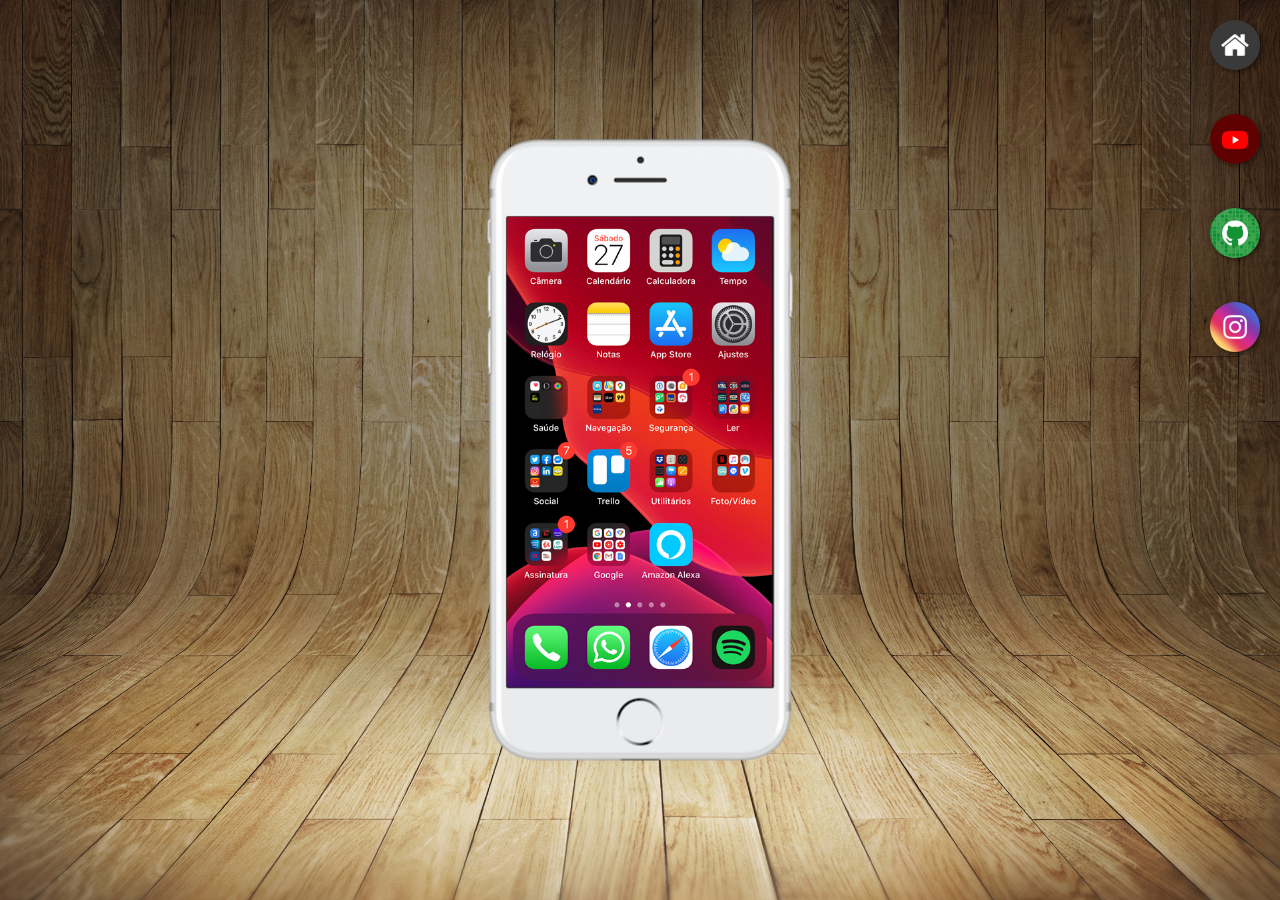
<file: index.html>
<!DOCTYPE html>
<html lang="pt-br">
<head>
    <meta charset="UTF-8">
    <meta name="viewport" content="width=device-width, initial-scale=1.0">
    <link rel="shortcut icon" href="favicon.ico" type="image/x-icon">
    <link rel="stylesheet" href="estilos/style.css">
    <title>Projeto Redes Sociais</title>
</head>
<body>
    <main>
        <section id="telefone">
            <iframe src="home.html" name="tela" id="tela" frameborder="0">
                Seu nagavegador não é compatível
            </iframe>
        </section>
        <section id="redes-sociais">
            <a href="home.html" target="tela"><img src="imagens/logo-home.jpg" alt="Home"></a><br>
            <a href="youtube.html" target="tela"><img src="imagens/logo-youtube.jpg" alt="YouTube"></a><br>
            <a href="github.html" target="tela"><img src="imagens/logo-github.jpg" alt="GitHub"></a><br>
            <a href="instagram.html" target="tela"><img src="imagens/logo-instagram.jpg" alt=""></a><br>
        </section>
    </main>
</body>
</html>
</file>
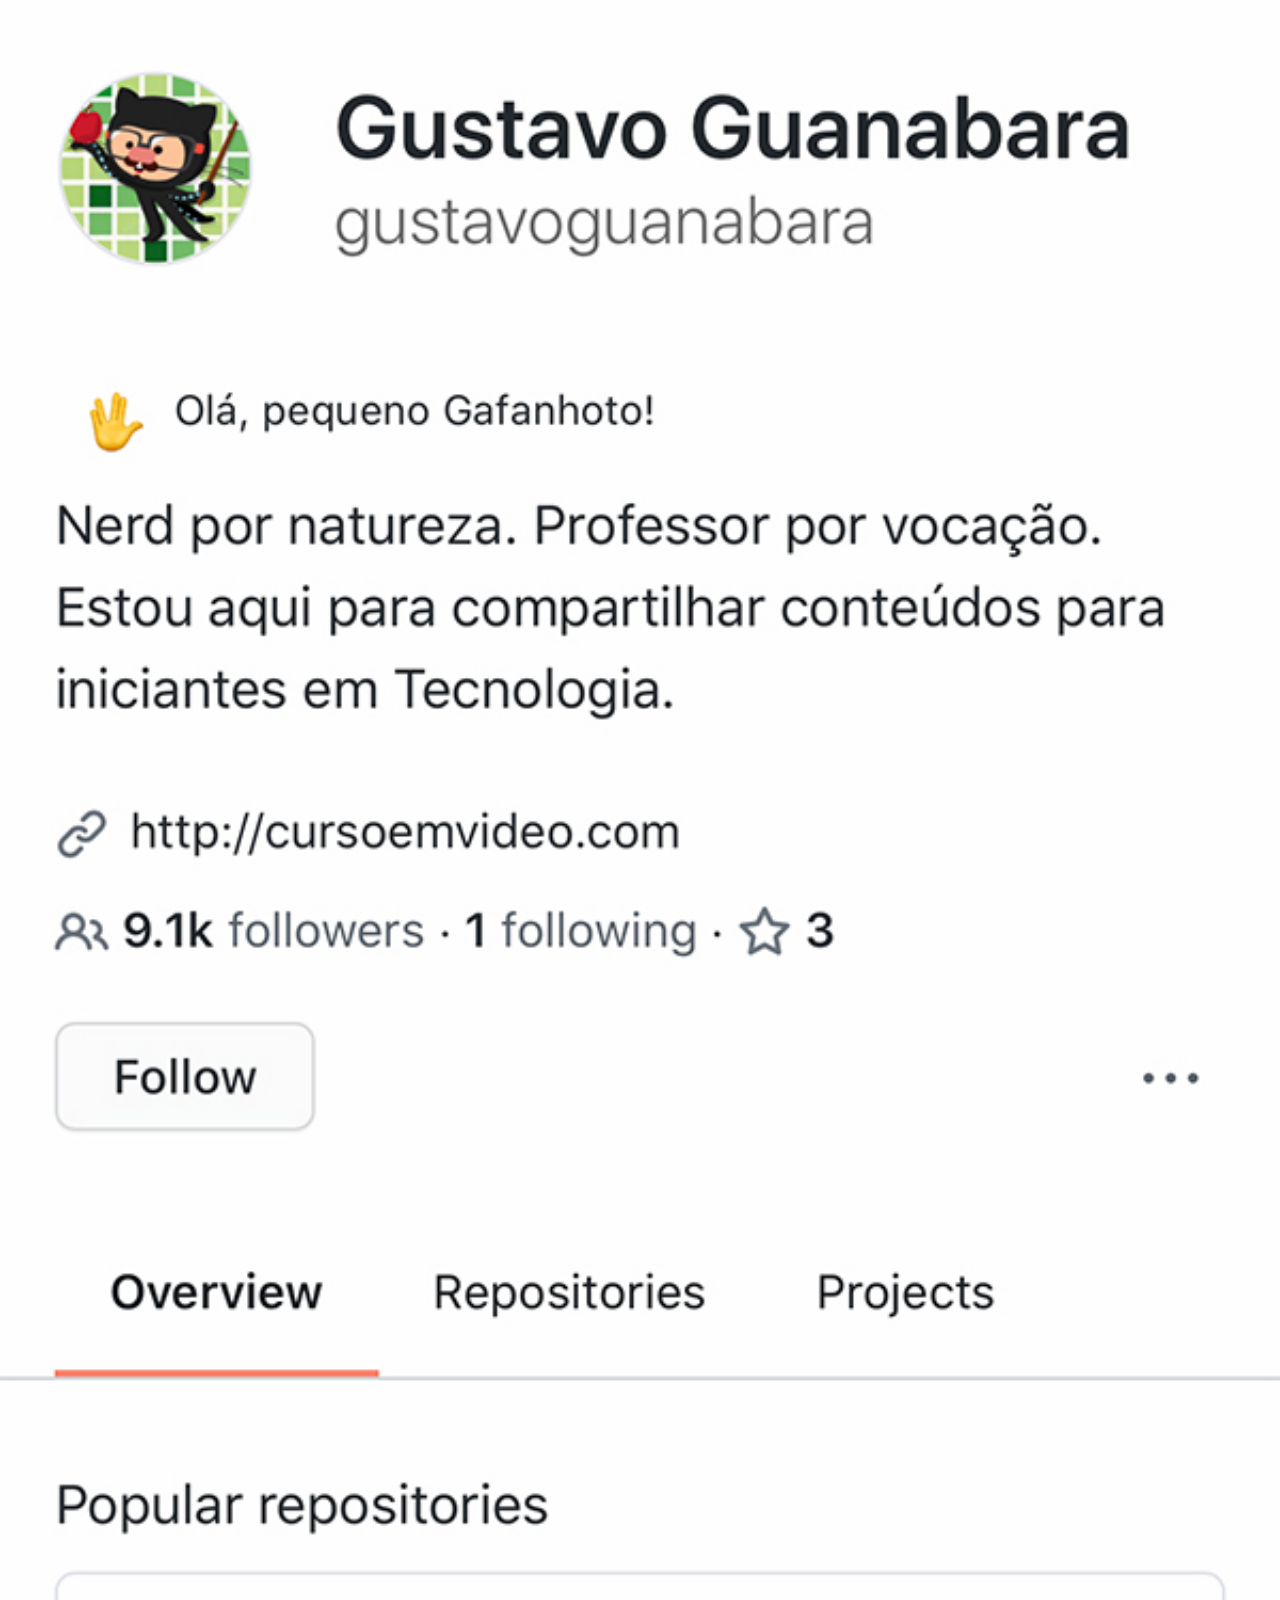
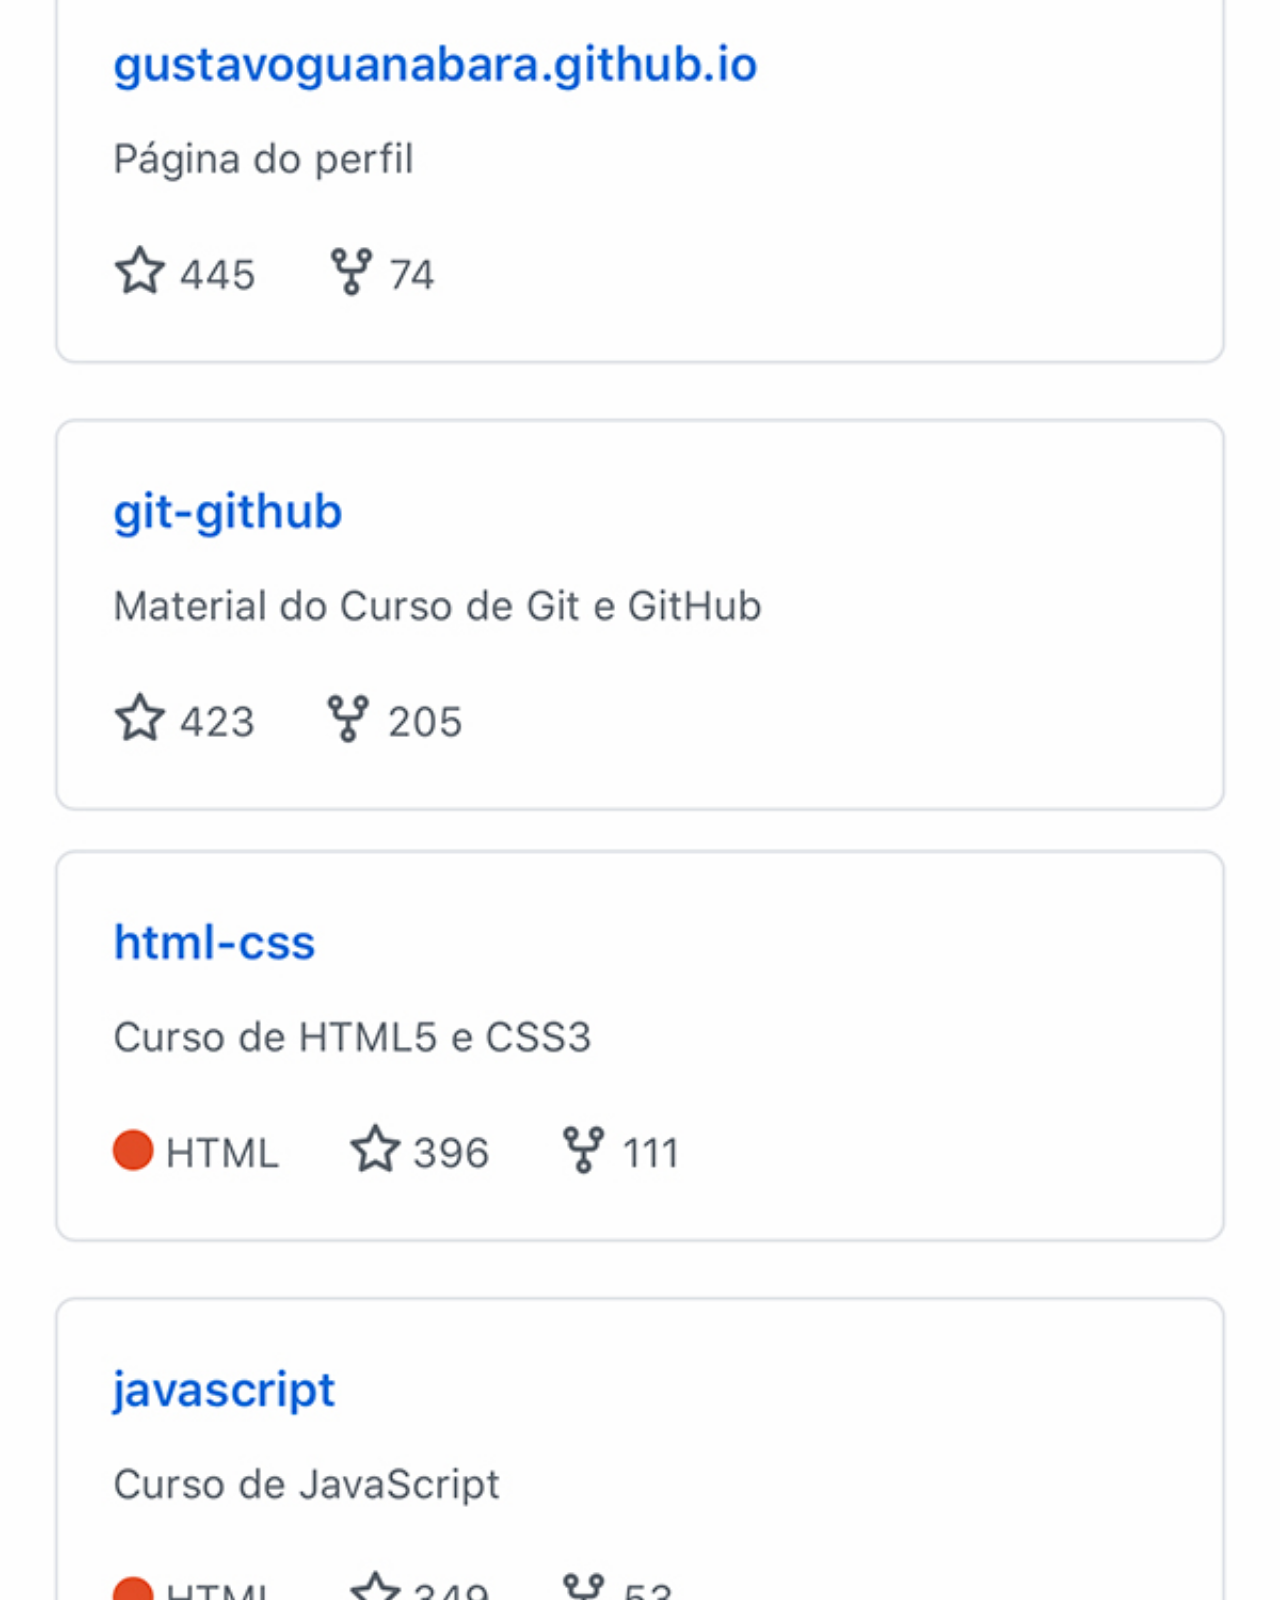
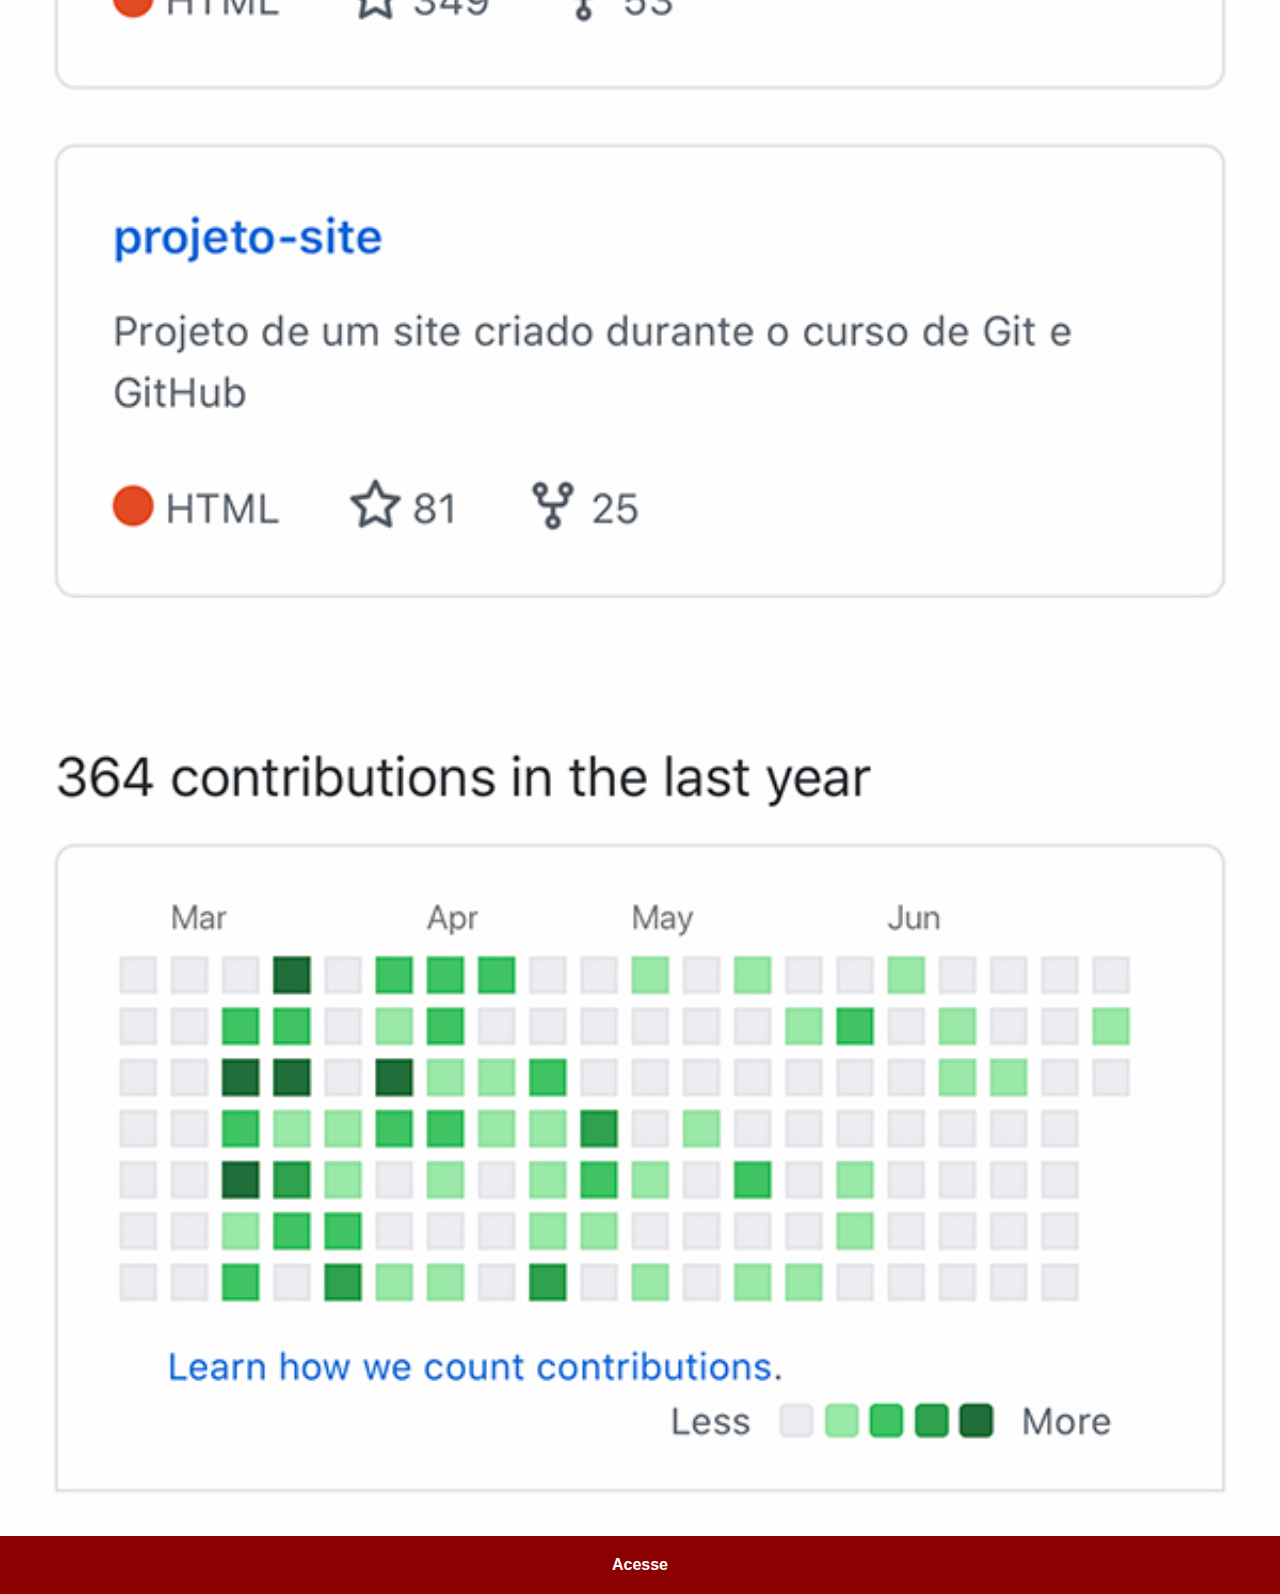
<file: github.html>
<!DOCTYPE html>
<html lang="pt-br">
<head>
    <meta charset="UTF-8">
    <meta name="viewport" content="width=device-width, initial-scale=1.0">
    <title>GitHub</title>
    <link rel="stylesheet" href="estilos/social.css">
</head>
<body>
    <img src="imagens/tela-github.jpg" alt="GitHub"><a href="https://github.com/gustavoguanabara" target="_blank">Acesse</a>
</body>
</html>
</file>
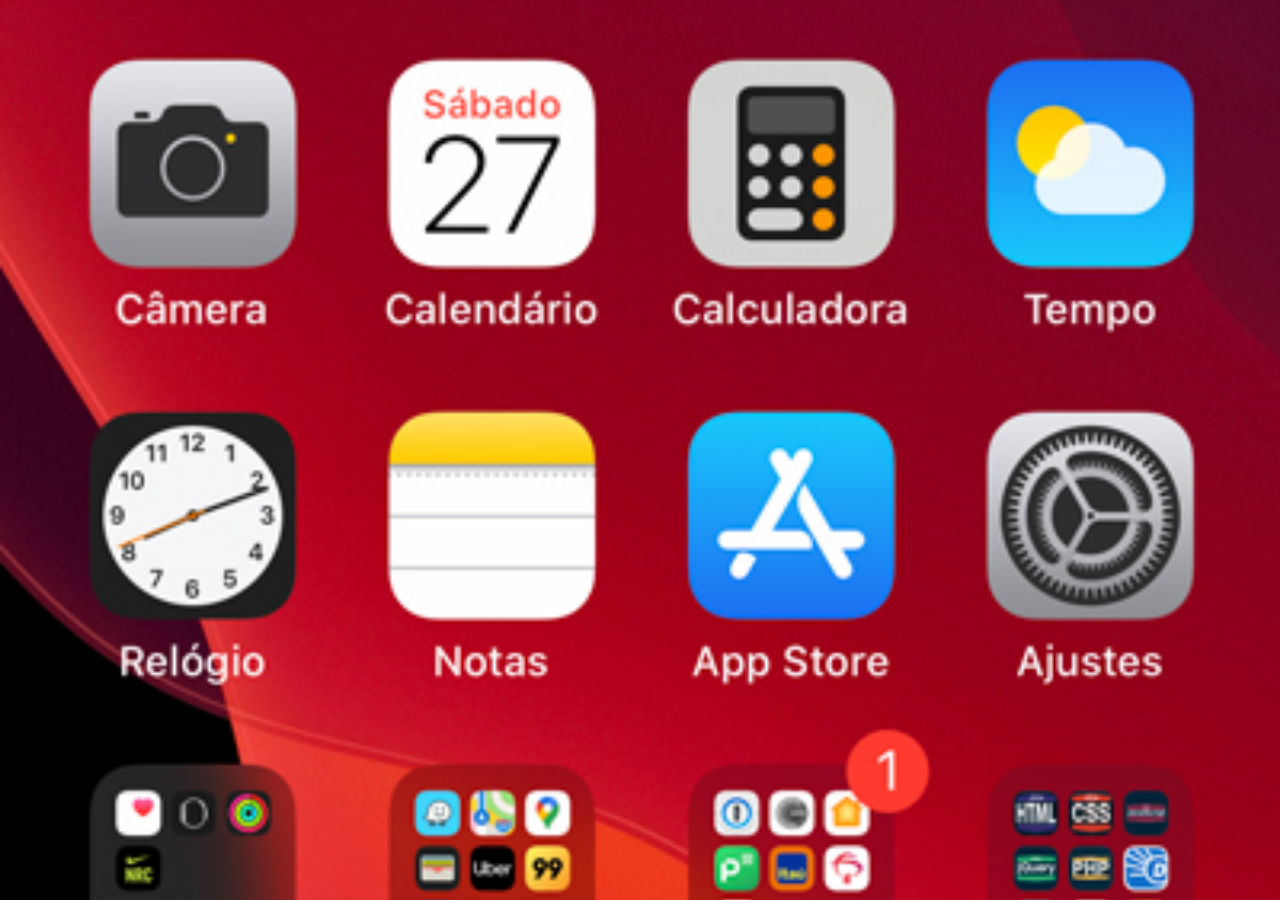
<file: home.html>
<!DOCTYPE html>
<html lang="pt-br">
<head>
    <meta charset="UTF-8">
    <meta name="viewport" content="width=device-width, initial-scale=1.0">
    <title>Home</title>
    <style>
        *{
            margin: 0px;
            padding: 0px;
        }

        body{
            width: 100vw;
            height: 100vh;
            background: black url('imagens/tela-home.jpg') no-repeat top center;
            background-size: cover;
        }
    </style>
</head>
<body>
    
</body>
</html>
</file>
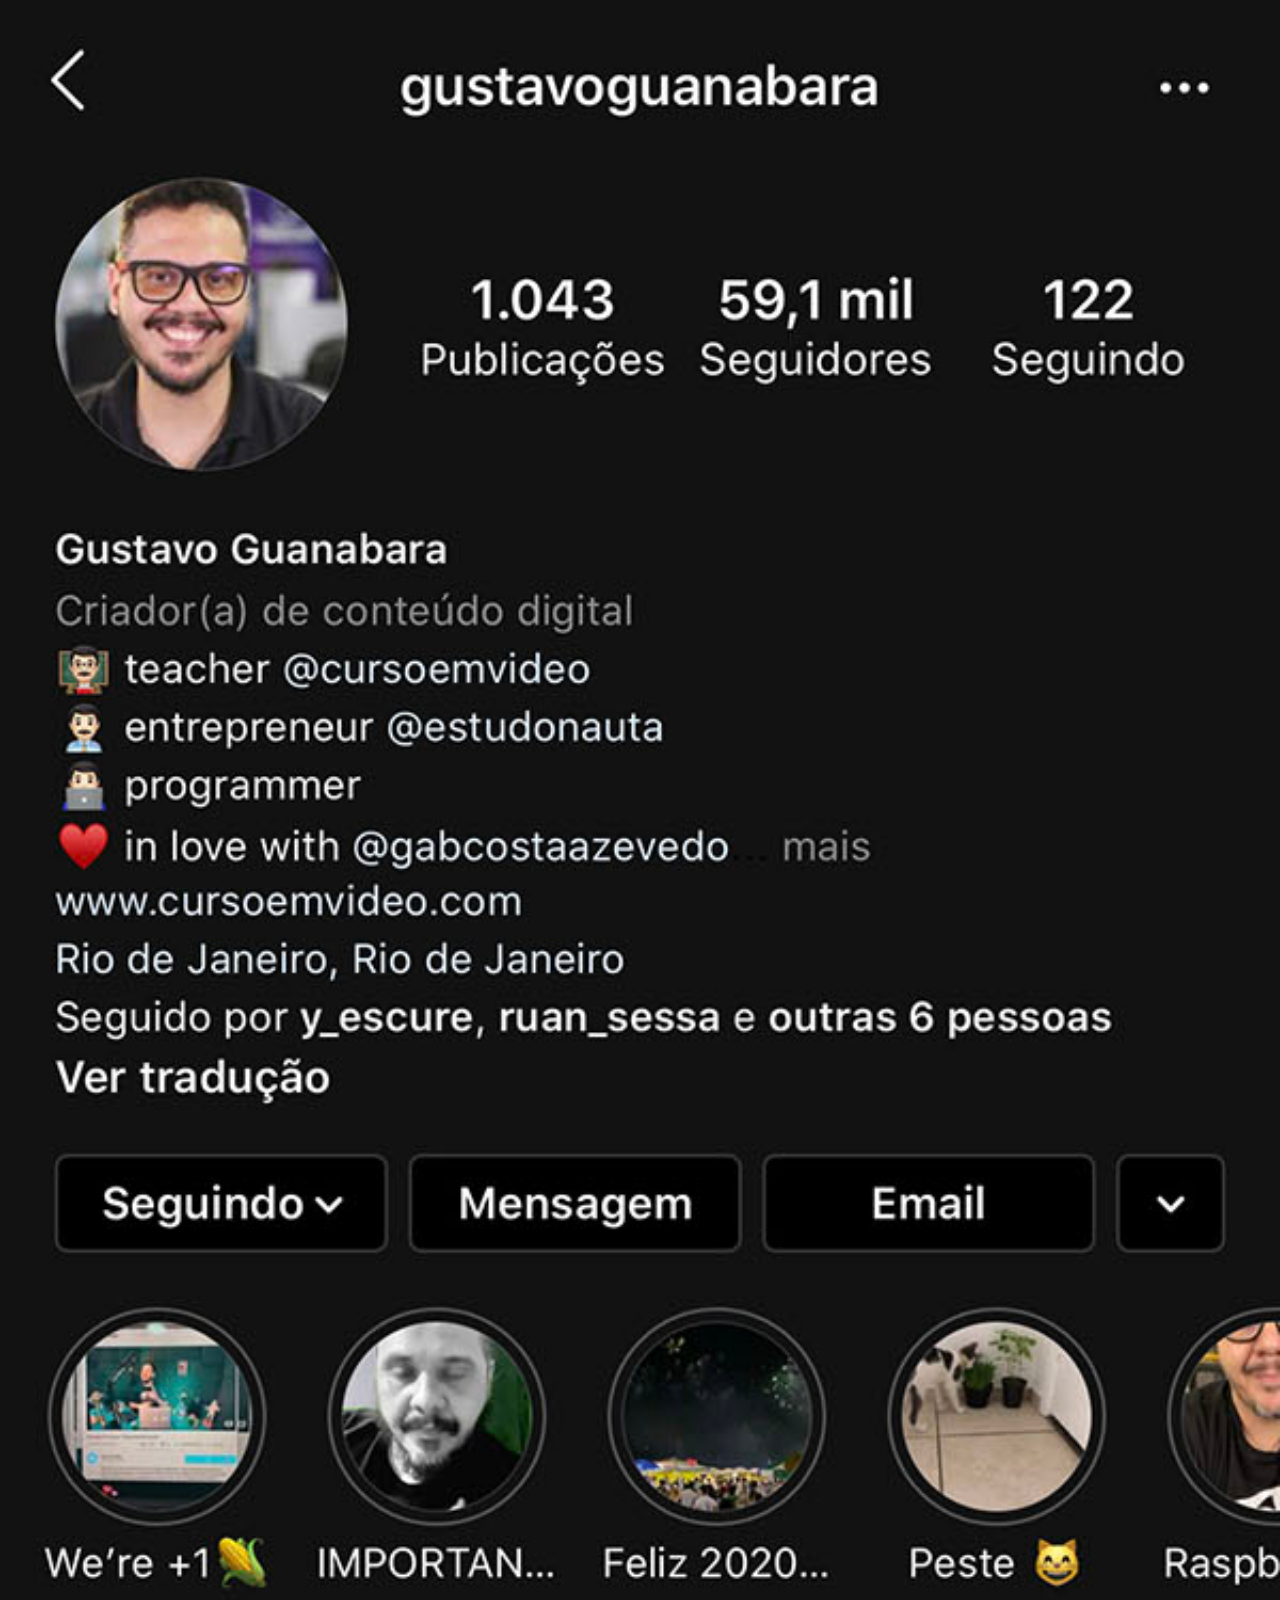
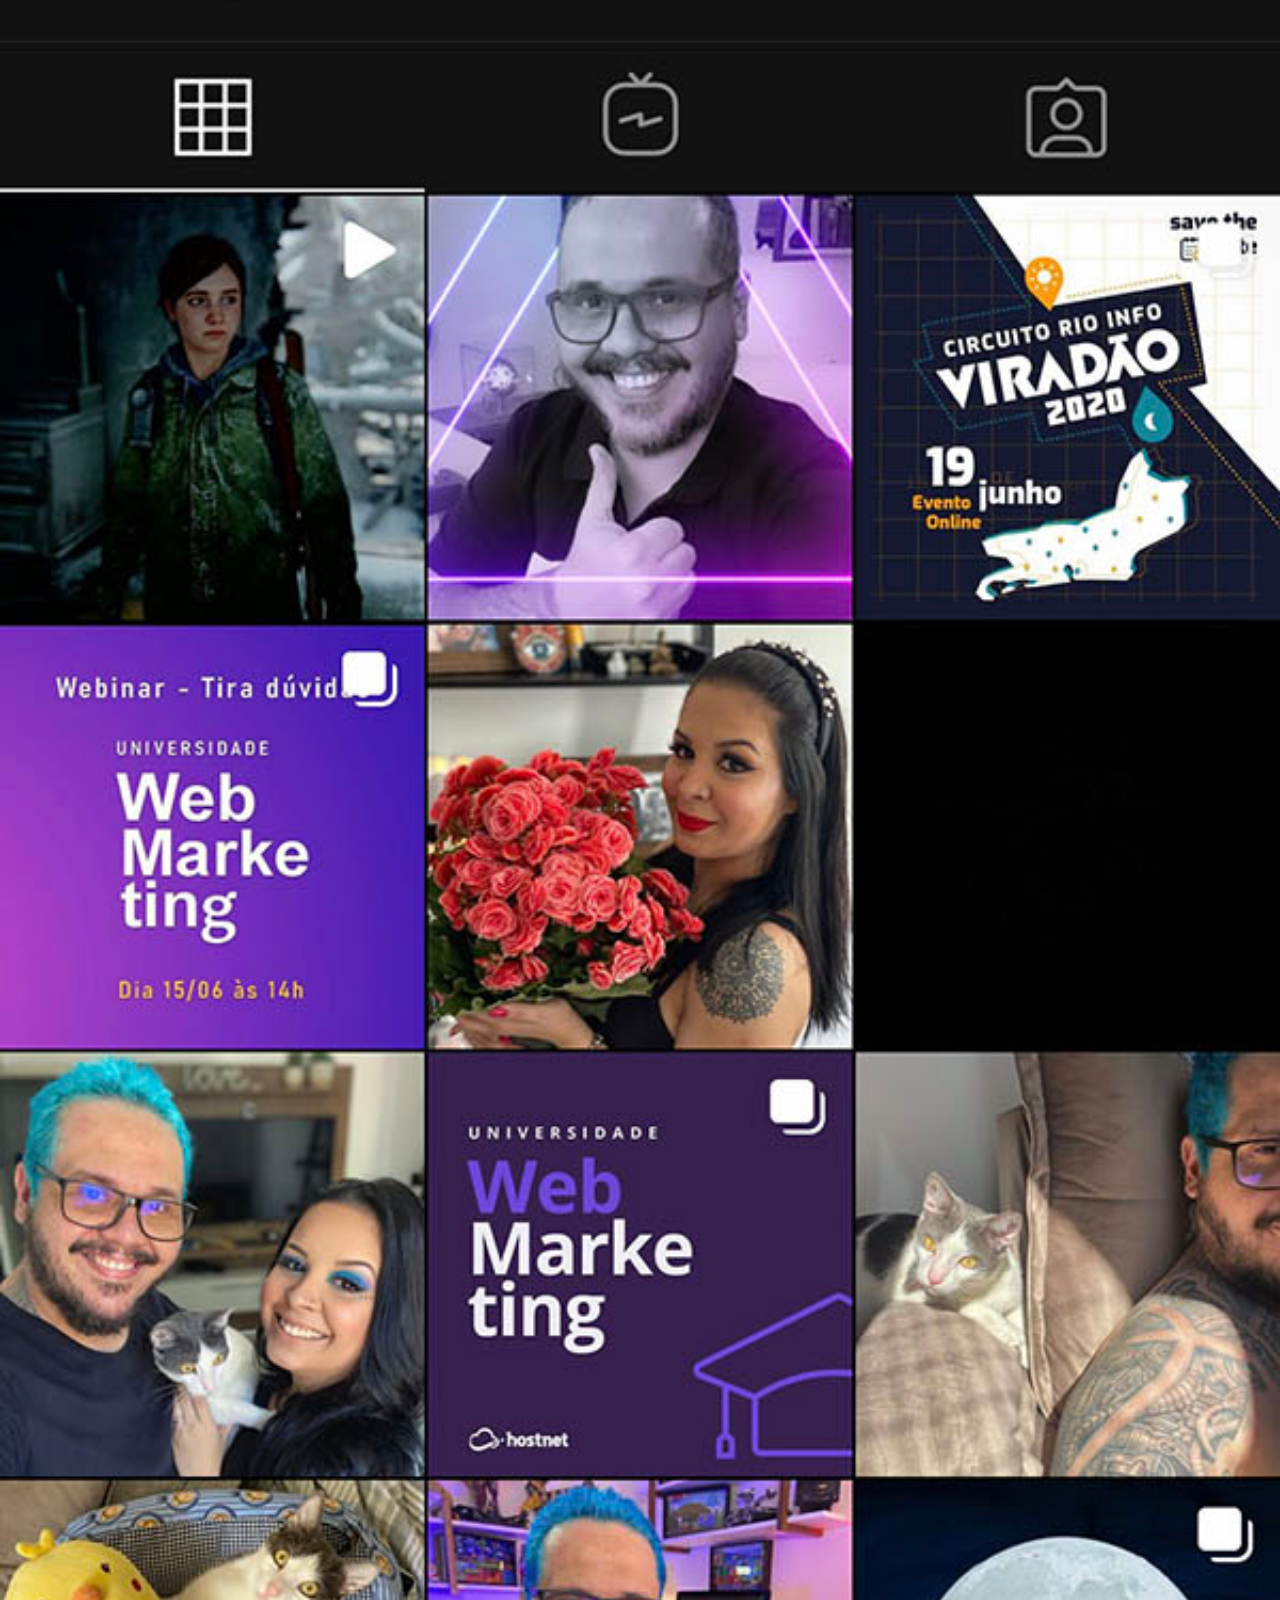
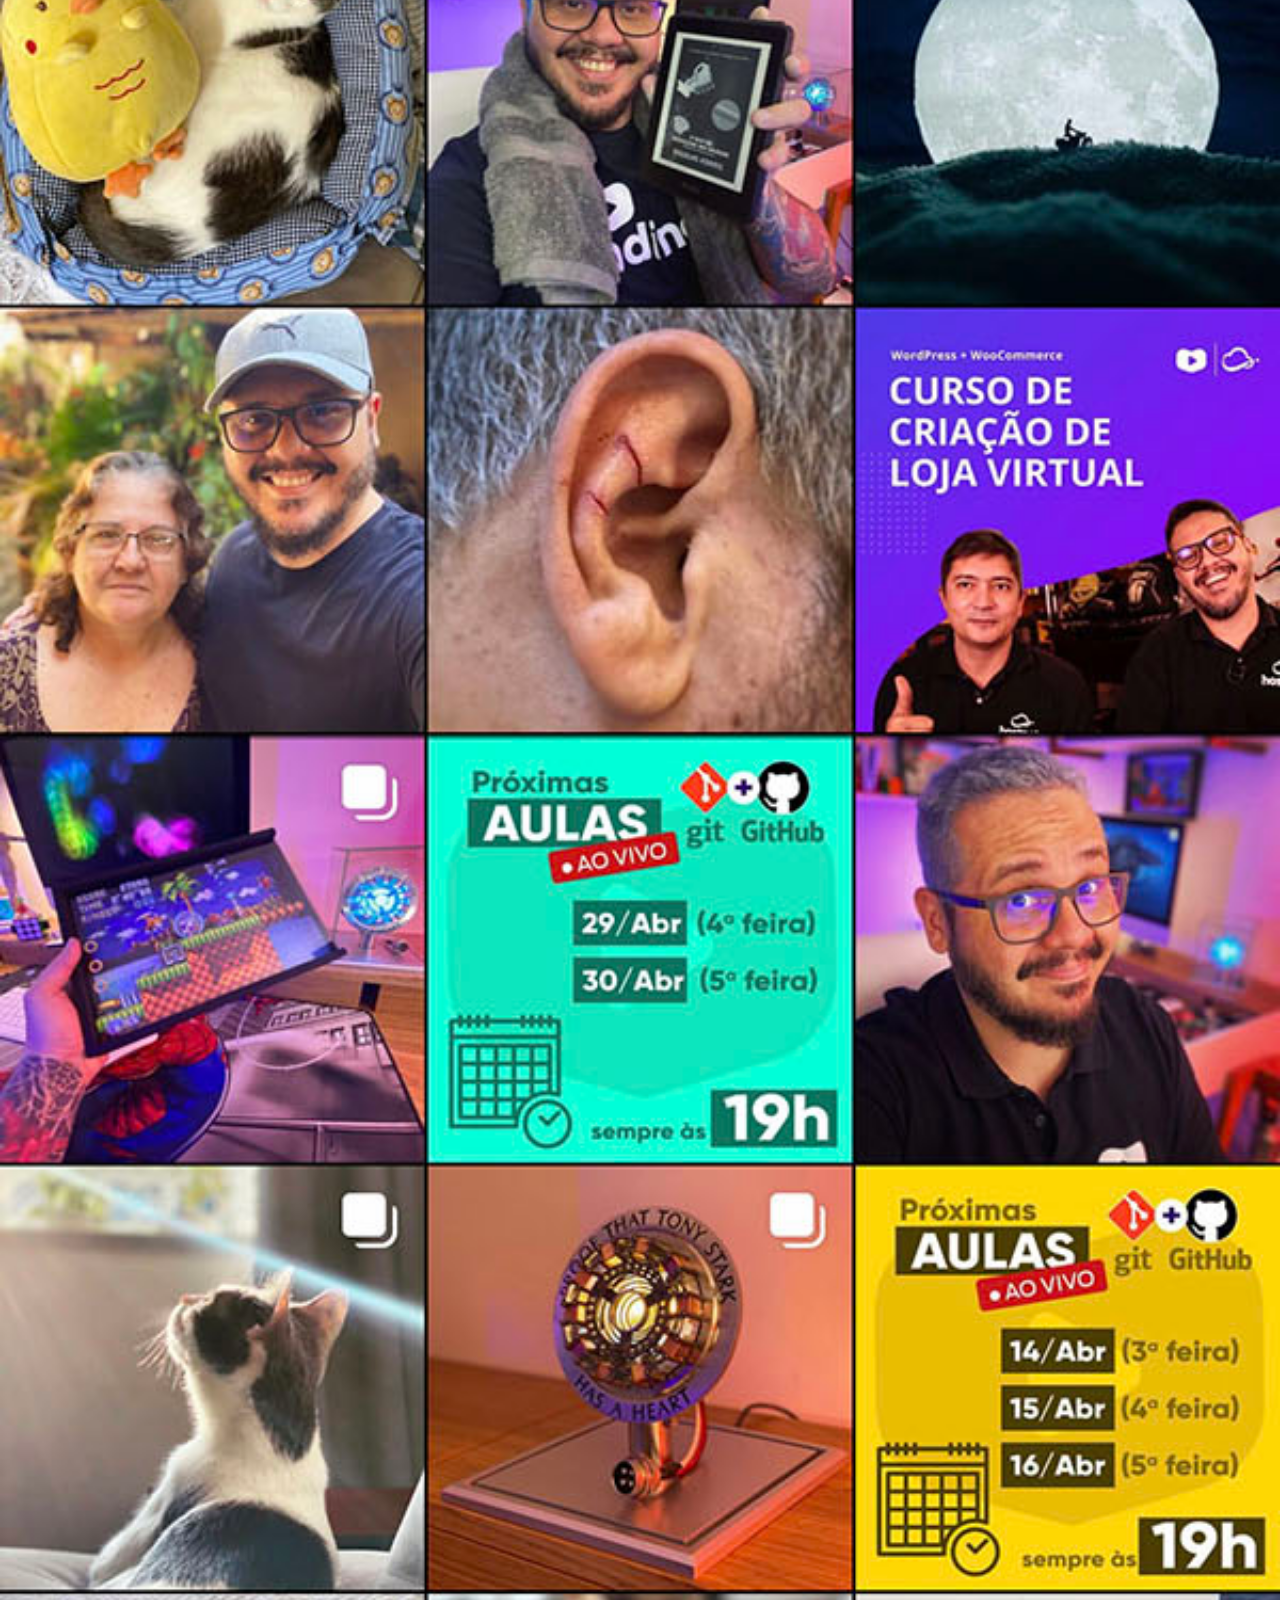
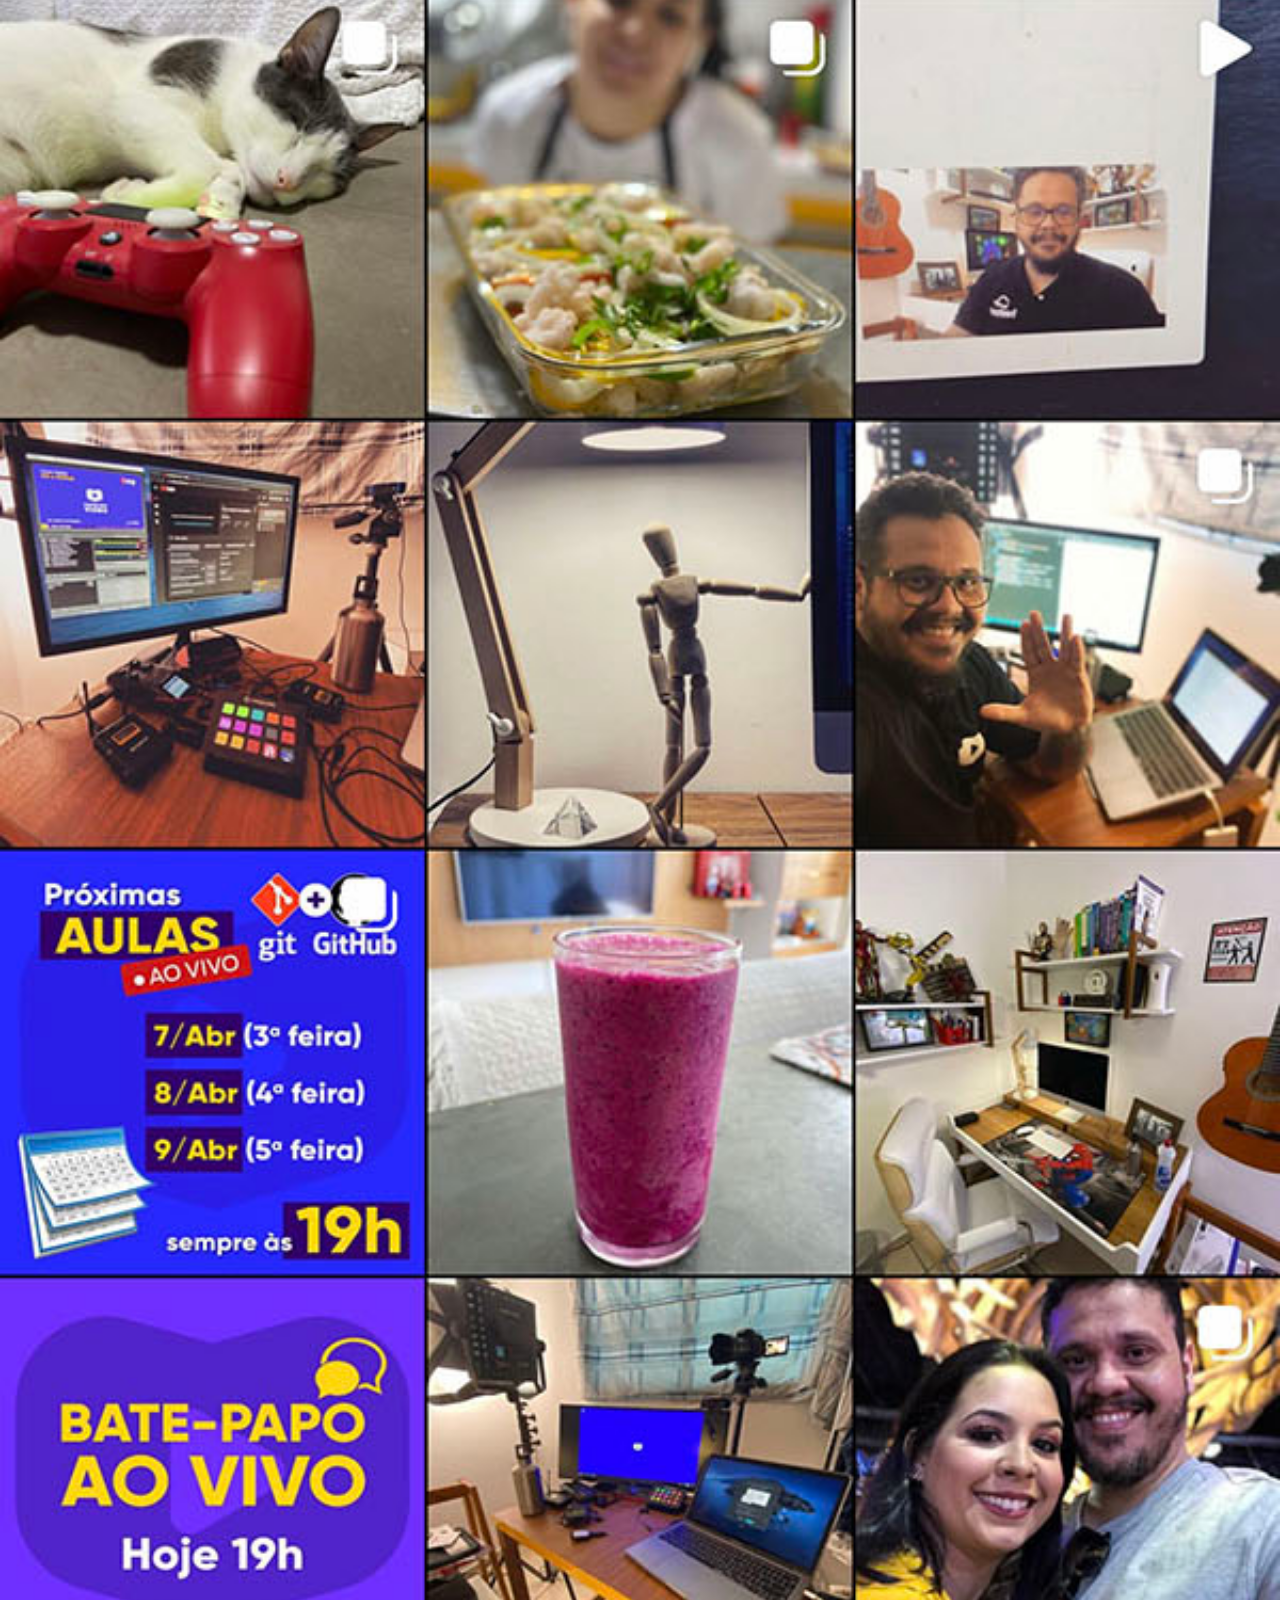
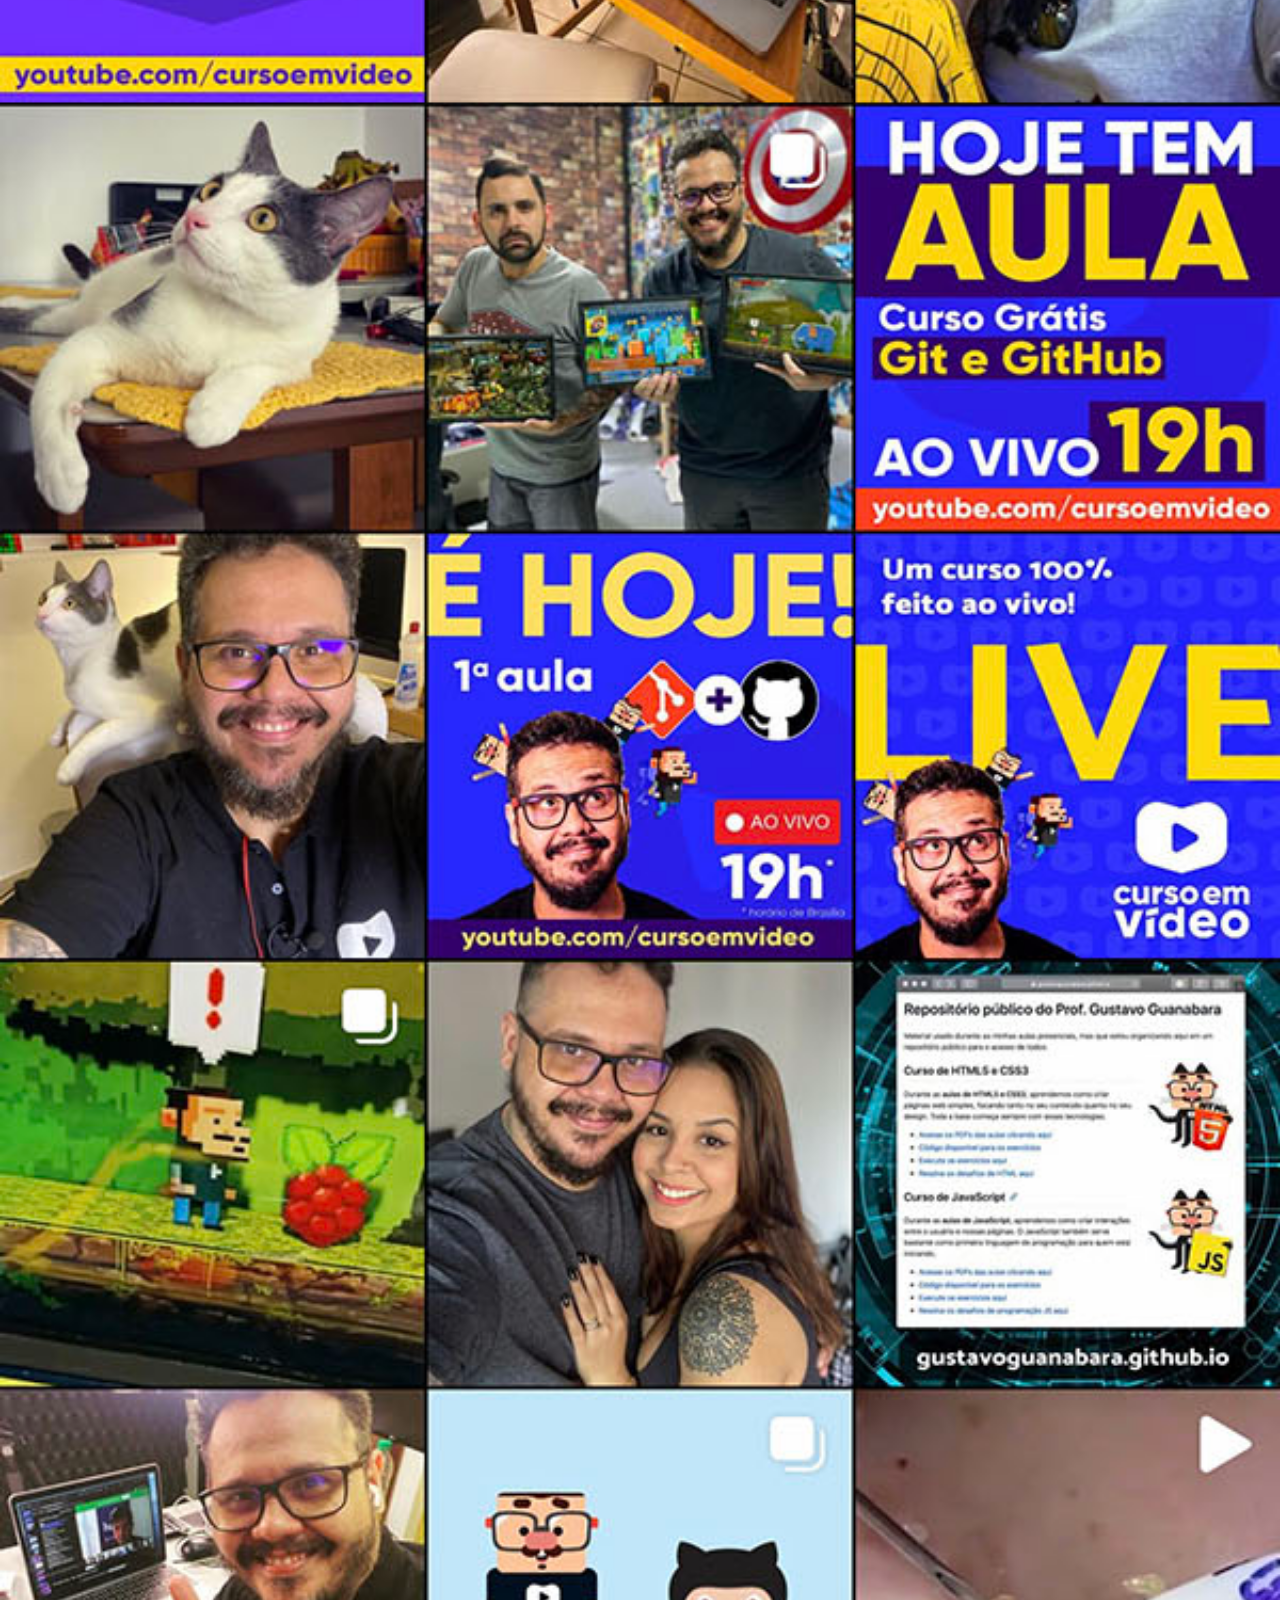
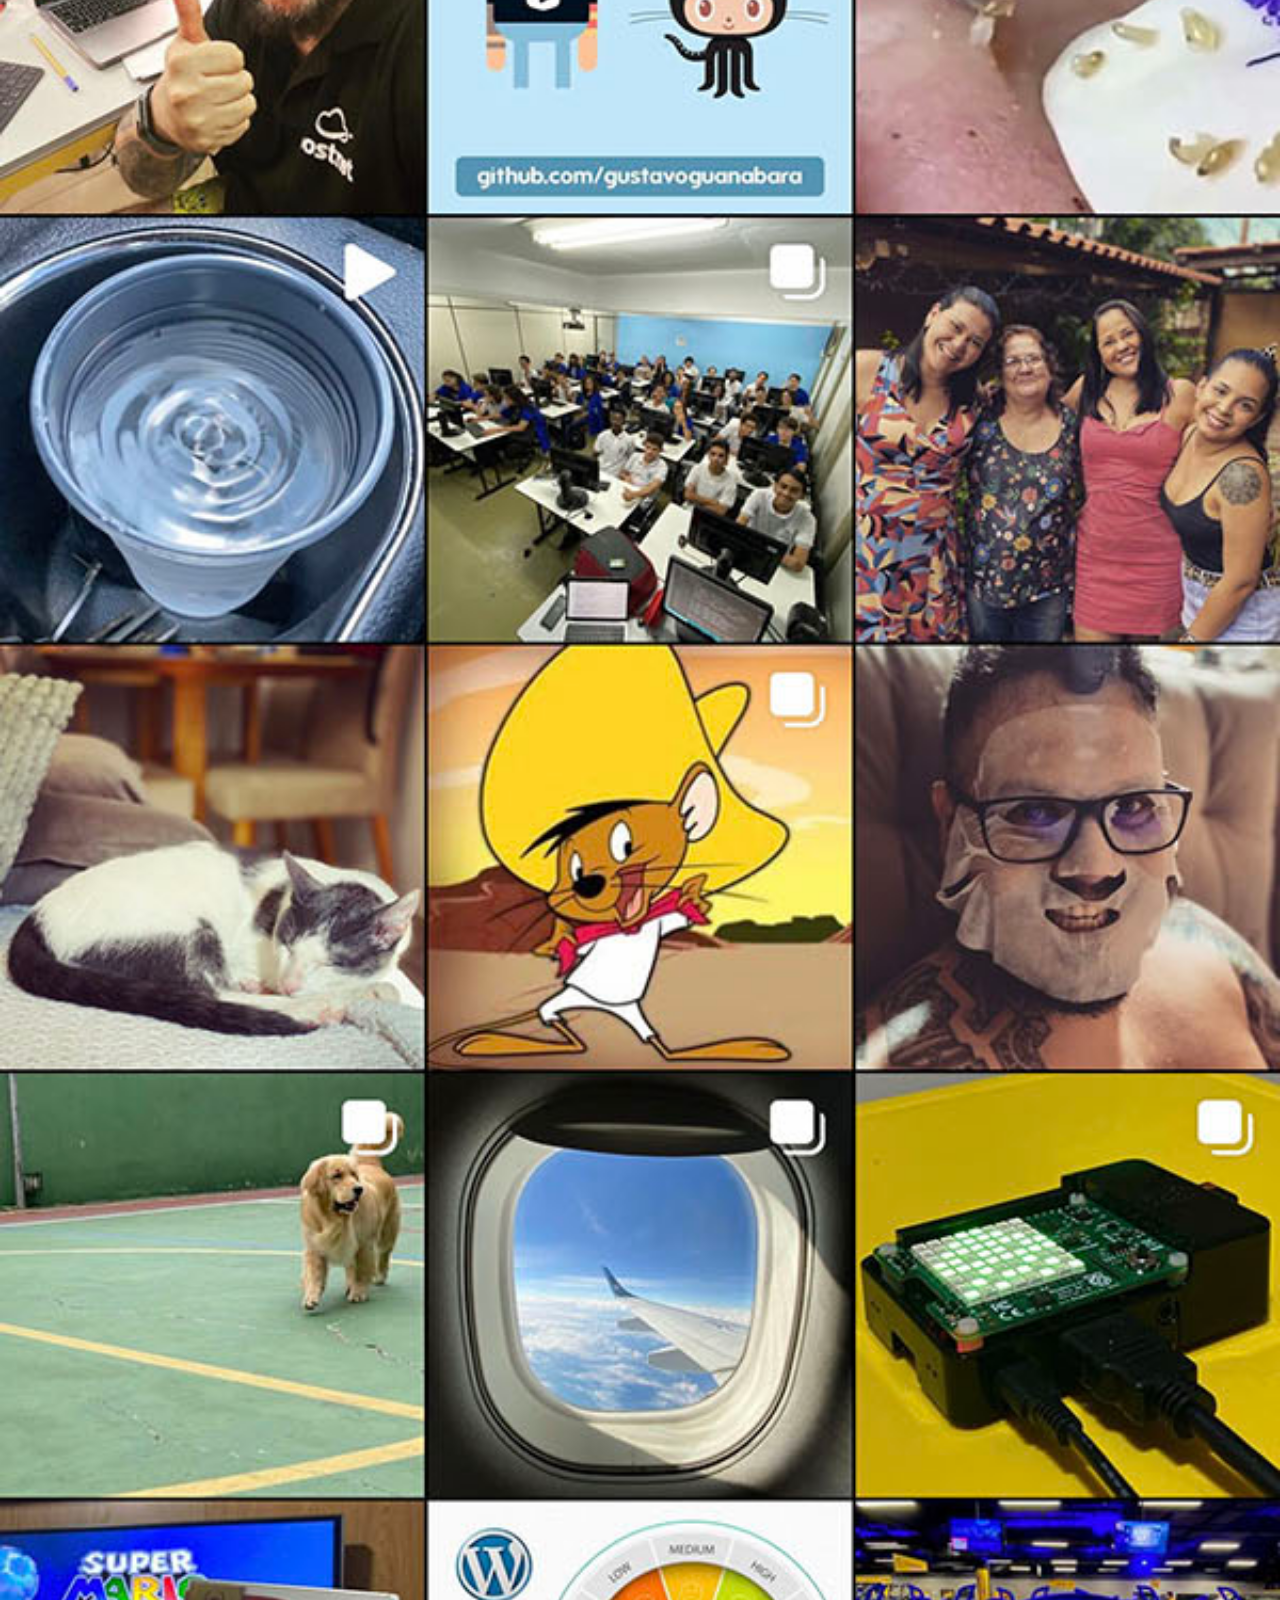
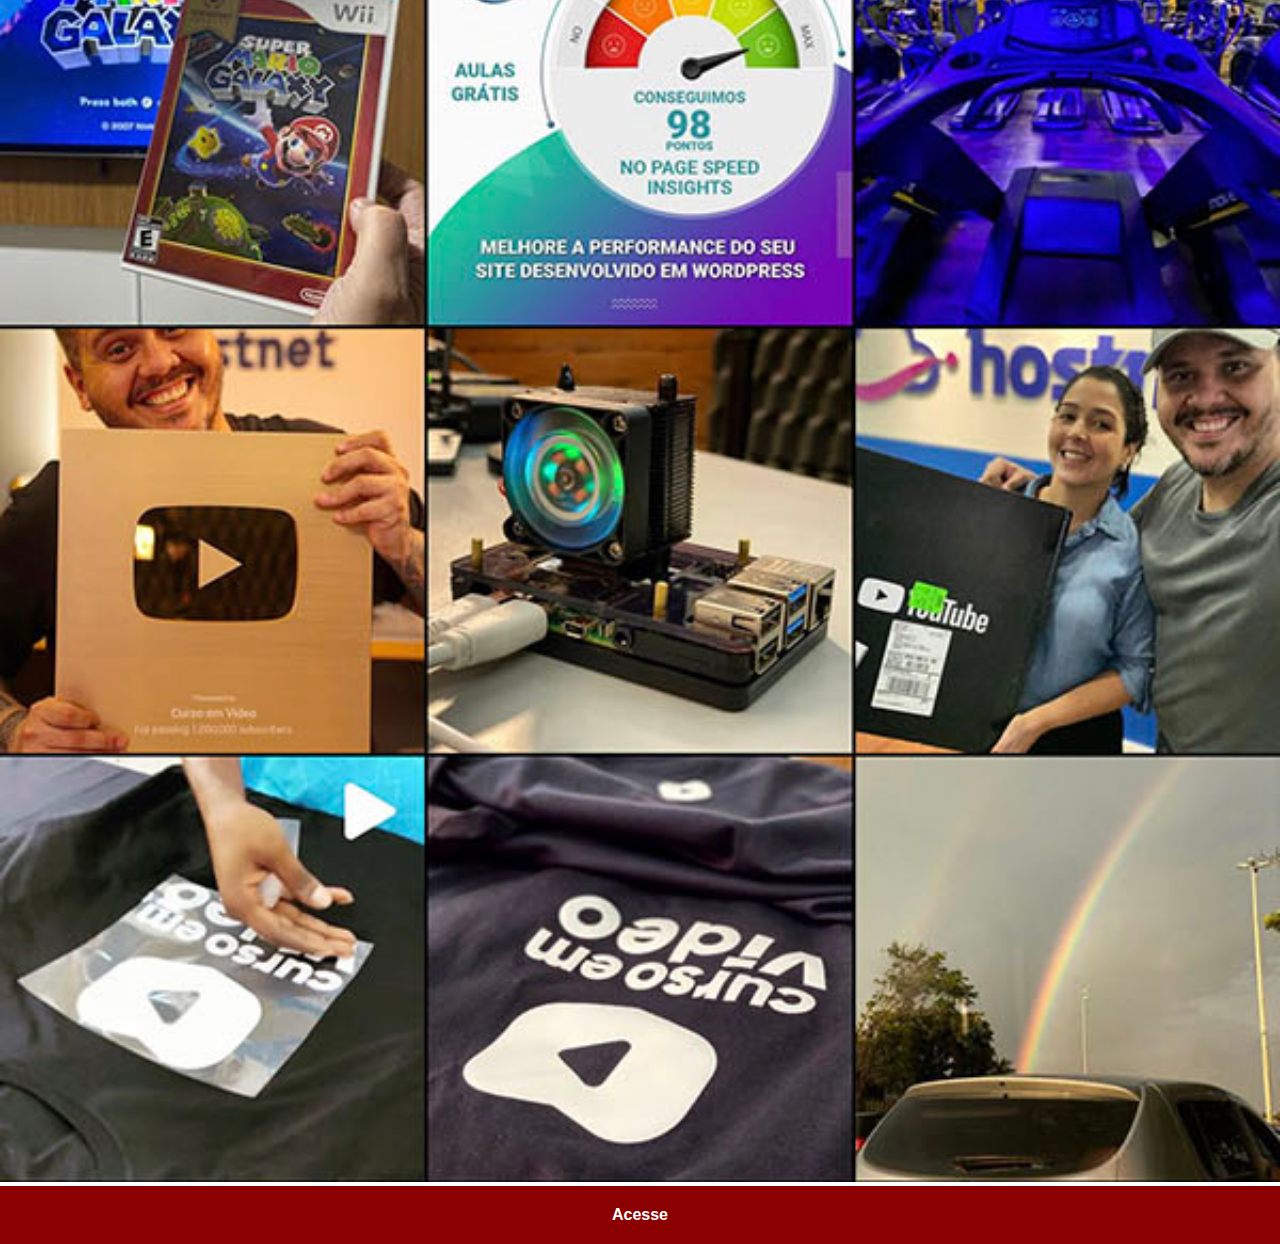
<file: instagram.html>
<!DOCTYPE html>
<html lang="pt-br">
<head>
    <meta charset="UTF-8">
    <meta name="viewport" content="width=device-width, initial-scale=1.0">
    <title>Instagram</title>
    <link rel="stylesheet" href="estilos/social.css">
</head>
<body>
    <img src="imagens/tela-instagram.jpg" alt="Instragram"><a href="https://www.instagram.com/gustavoguanabara/#" target="_blank">Acesse</a>
</body>
</html>
</file>
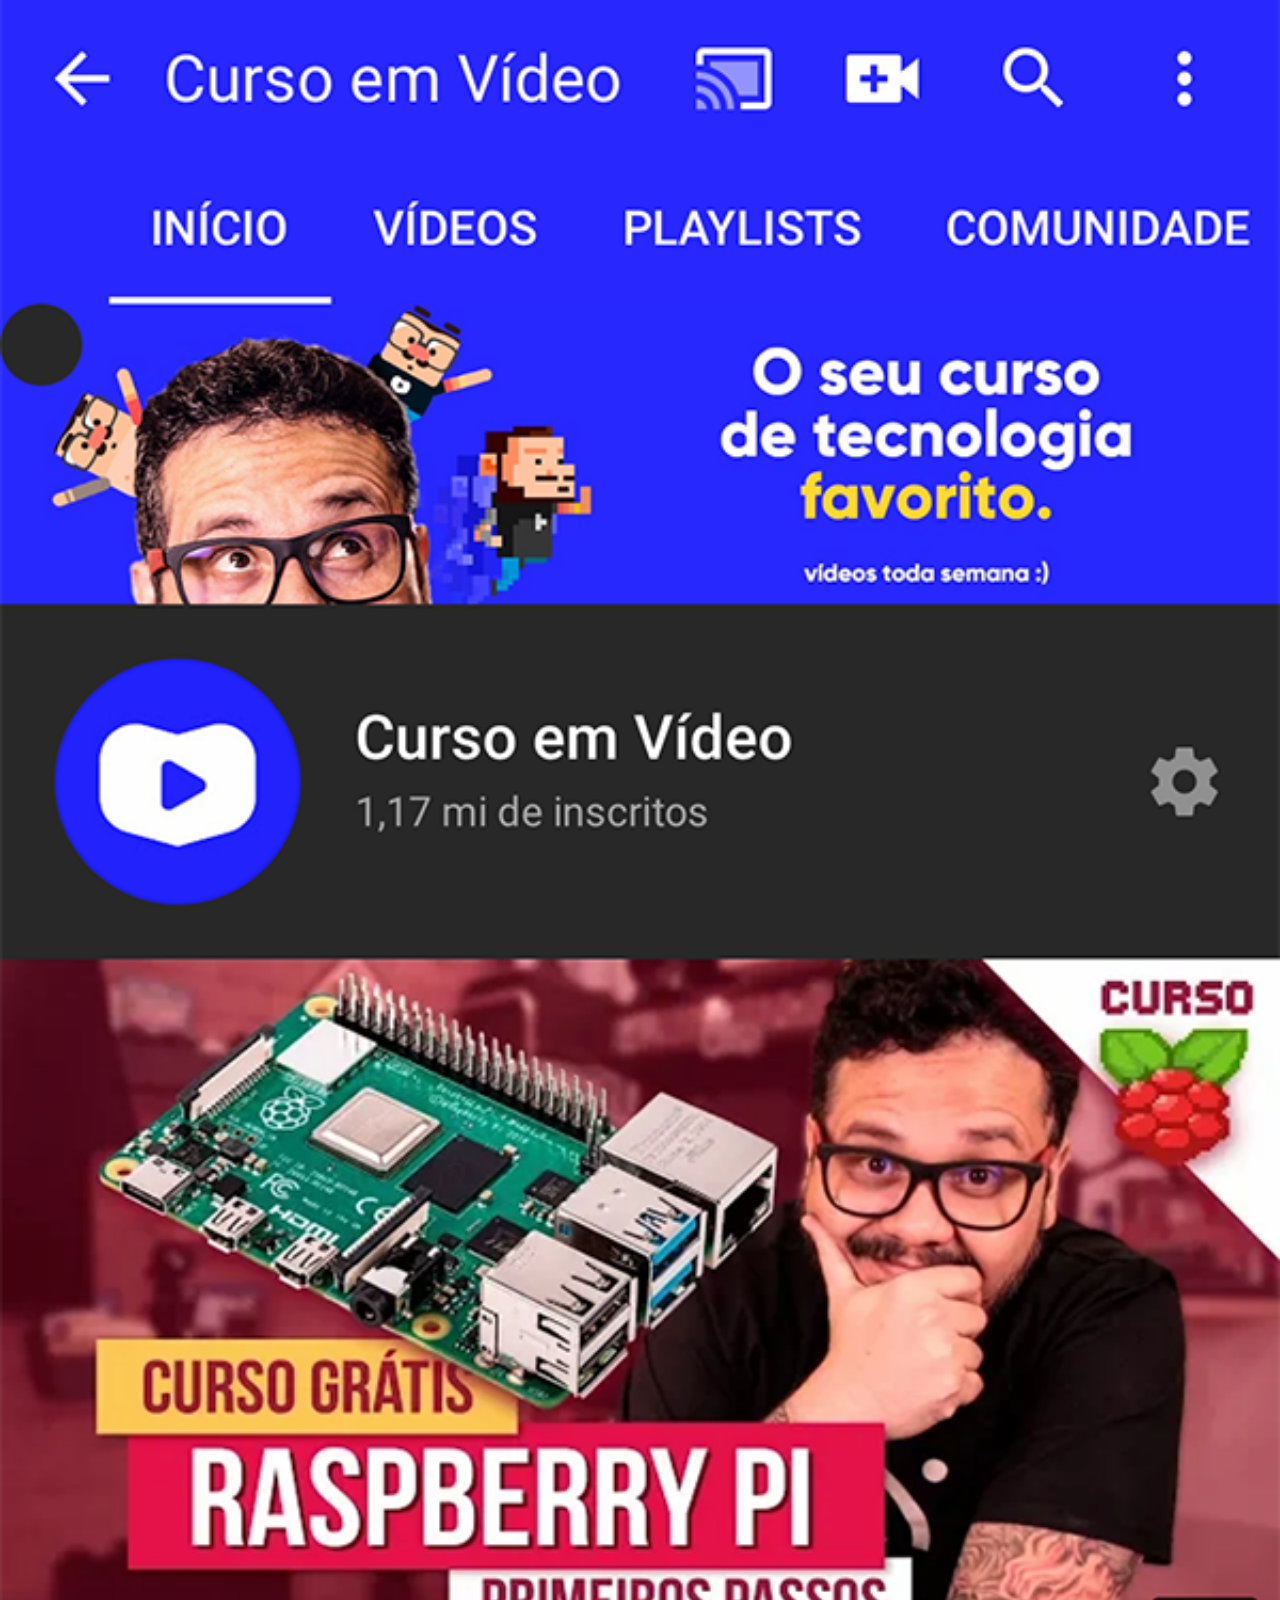
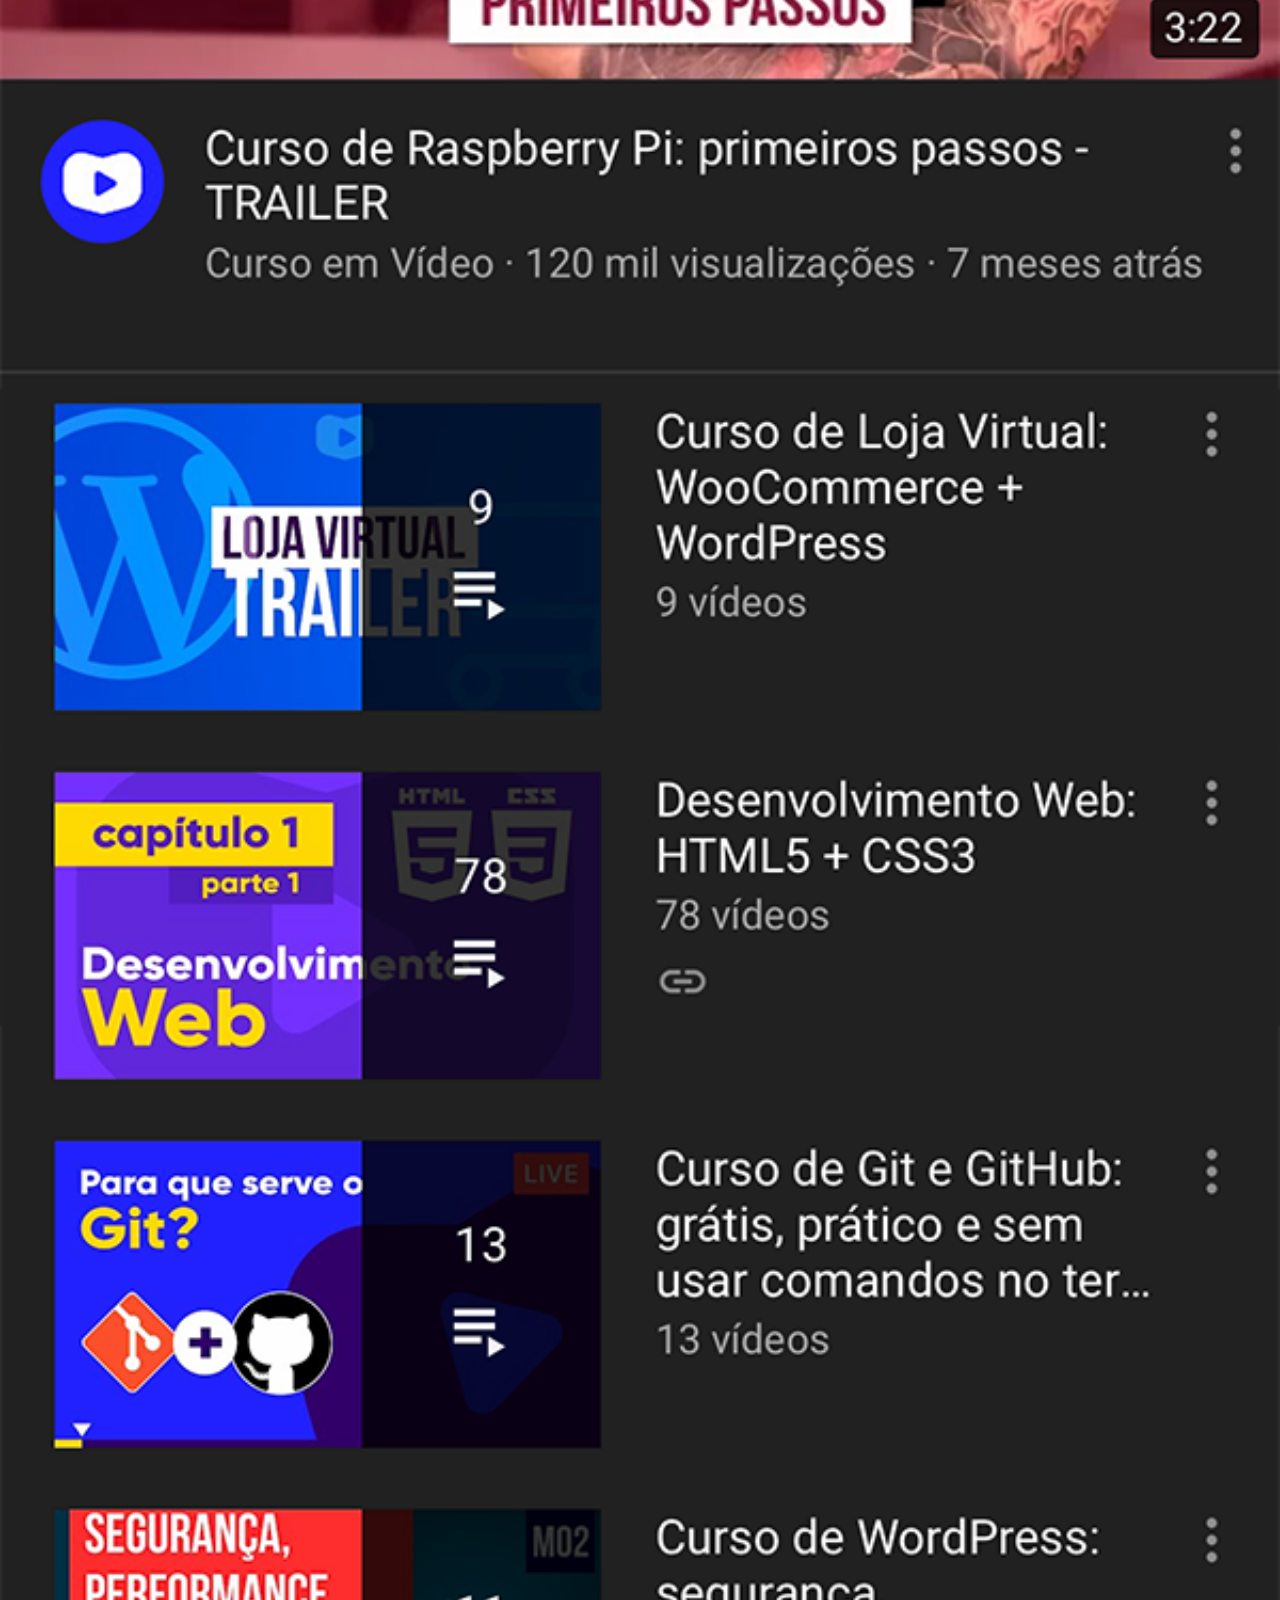
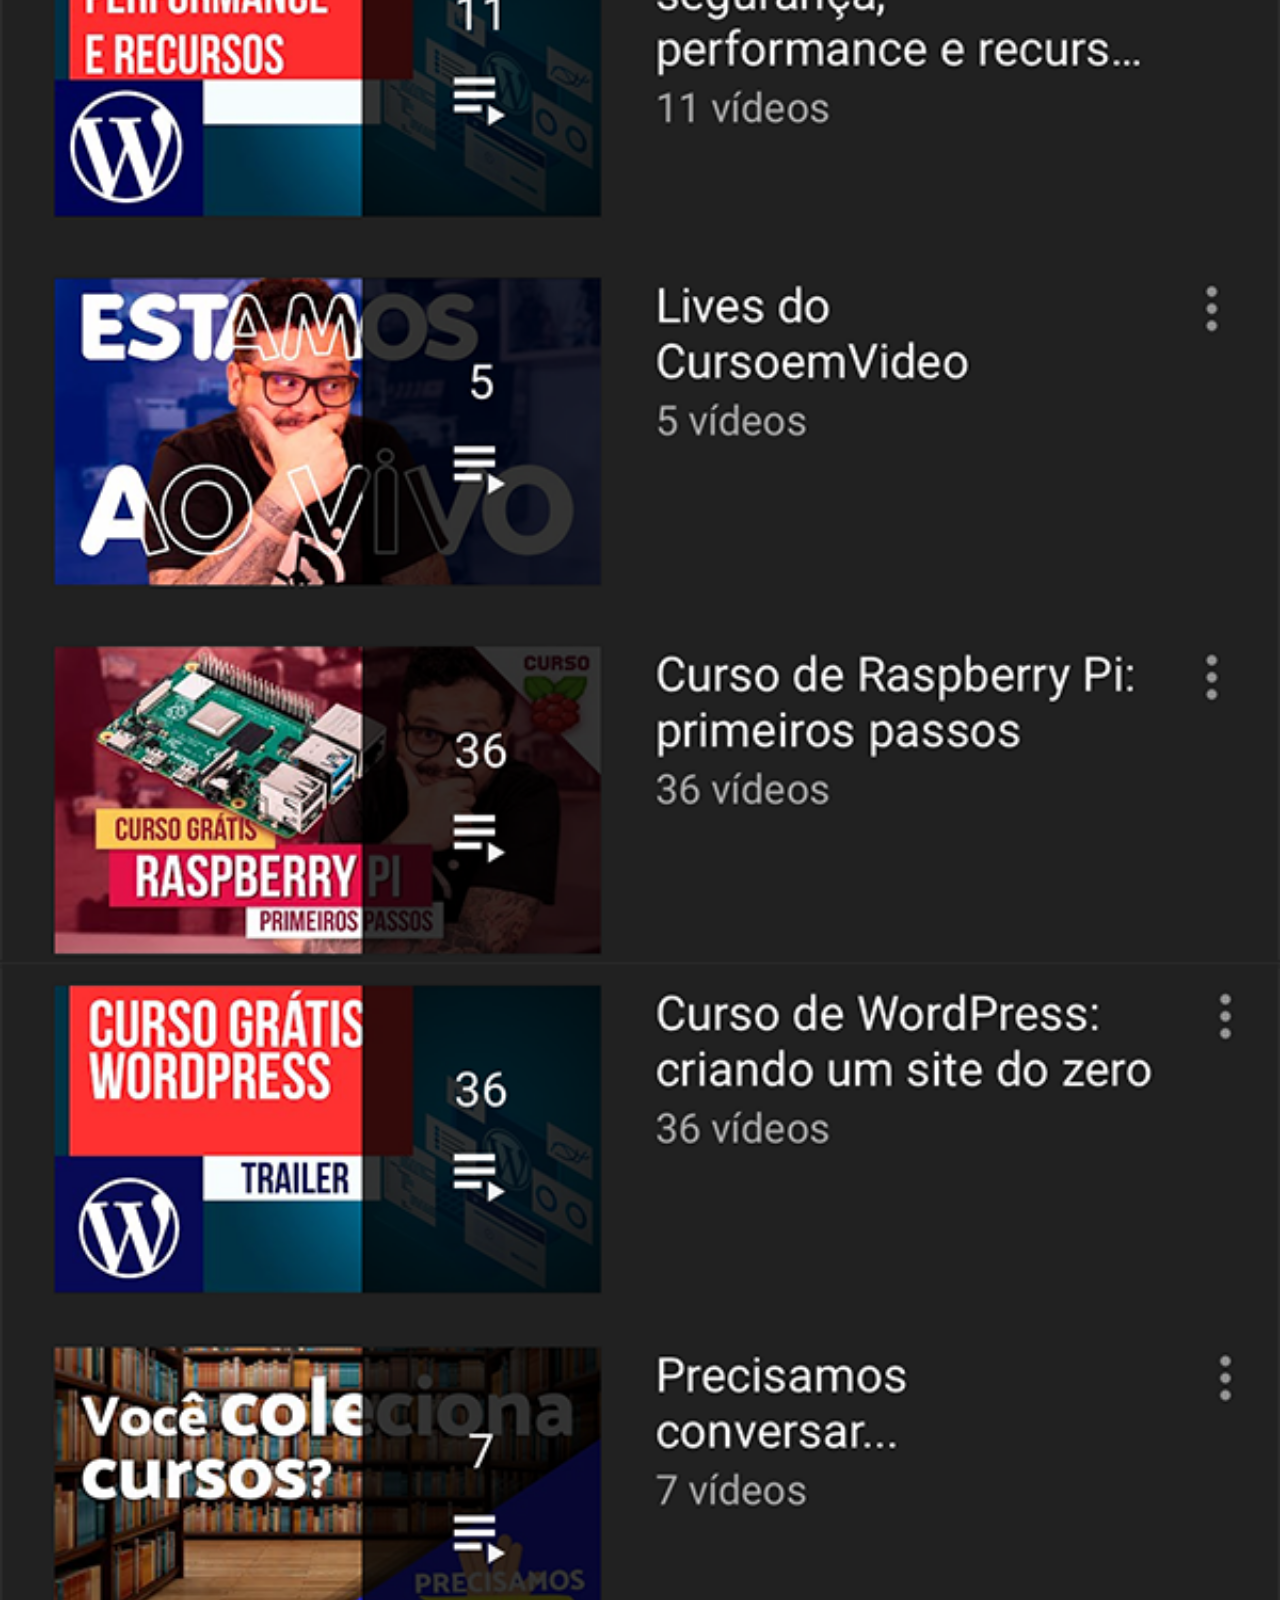
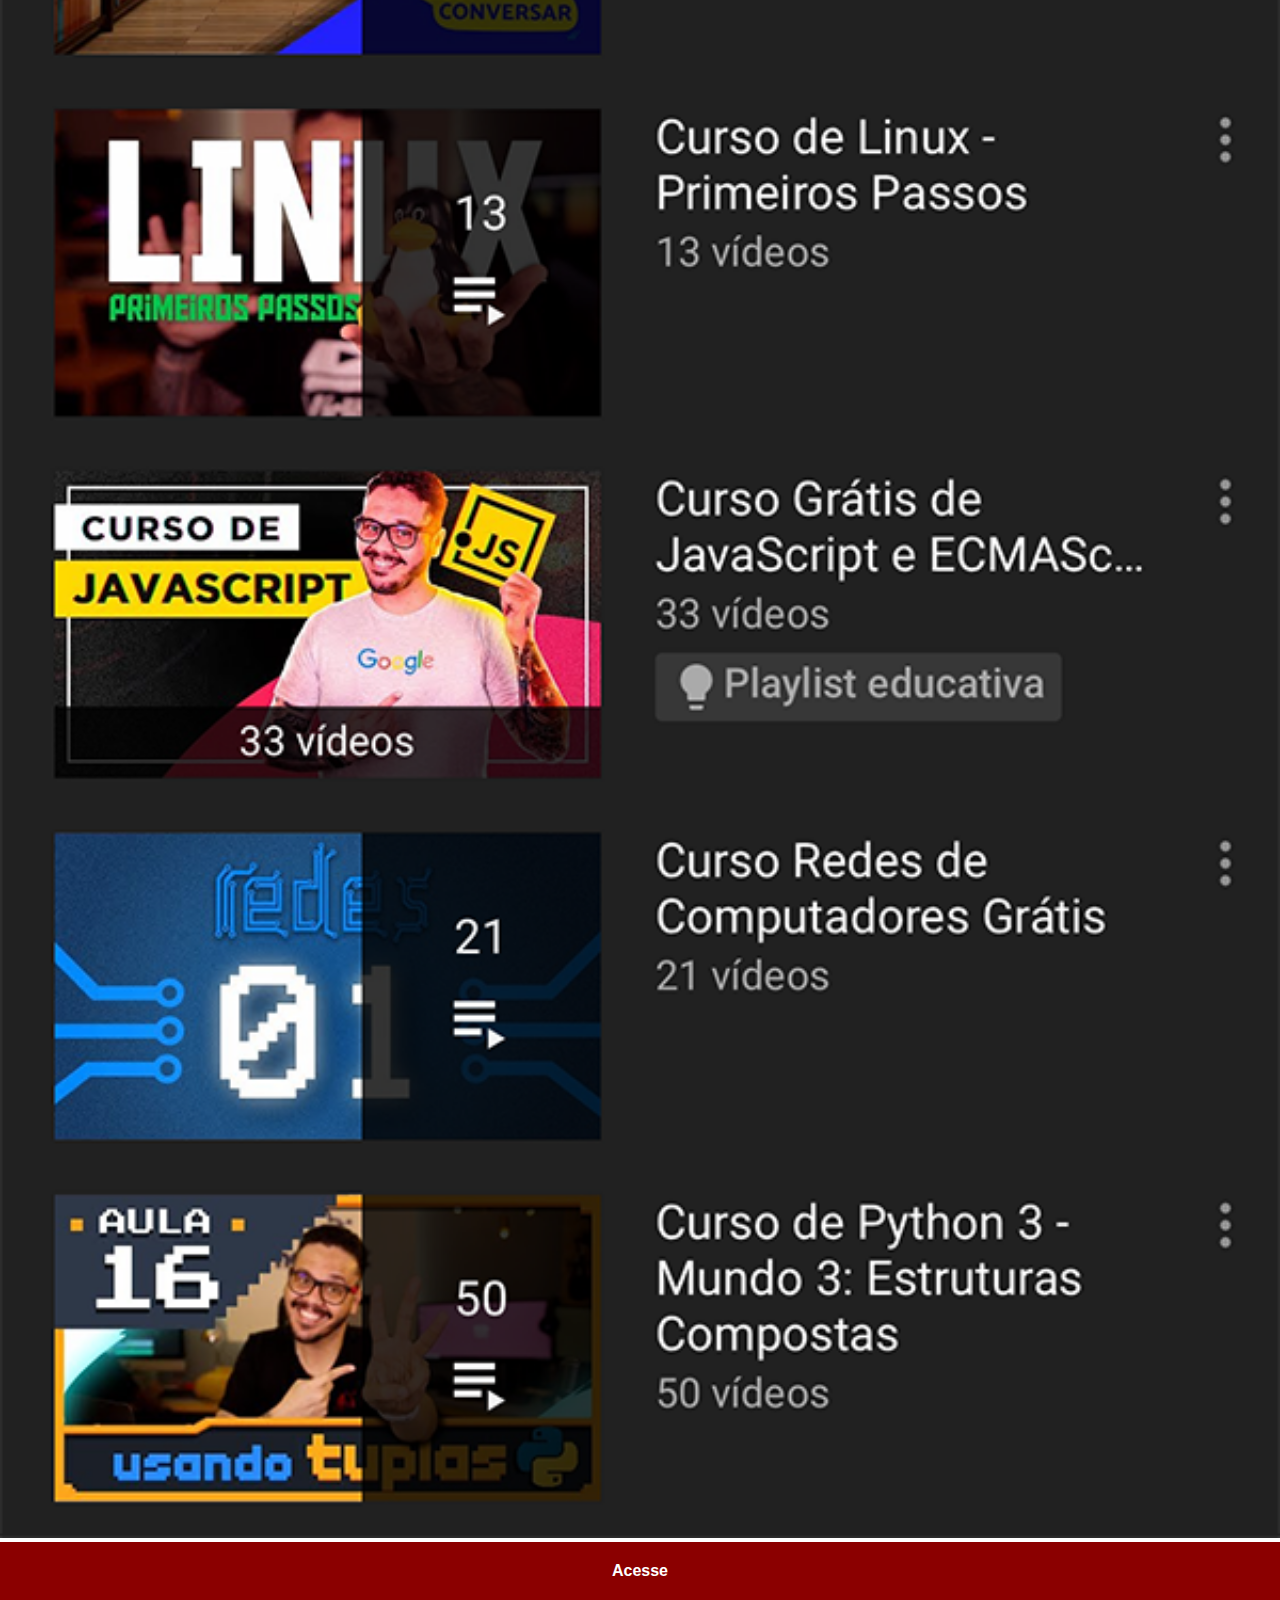
<file: youtube.html>
<!DOCTYPE html>
<html lang="pt-br">
<head>
    <meta charset="UTF-8">
    <meta name="viewport" content="width=device-width, initial-scale=1.0">
    <title>YouTube</title>
    <link rel="stylesheet" href="estilos/social.css">
</head>
<body>
    <img src="imagens/tela-youtube.png" alt="YouTube">
    <a href="https://www.youtube.com/c/CursoemV%C3%ADdeo" target="_blank">Acesse</a>
</body>
</html>
</file>
<file: estilos/style.css>
@charset "UTF-08";

*{
    margin: 0px;
    padding: 0px;
    font-family: Arial, Helvetica, sans-serif;
}

html, body{
    height: 100vh;
    width: 100vw;
    background-color: black;
}

main{
    height: 100vh;
    position: relative;
}

body{
    background: url('../imagens/fundo-madeira.jpg') no-repeat top center;
    background-size: cover;
    background-attachment: fixed;
}

section#telefone{
    position: absolute;
    top: 50%;
    left: 50%;
    transform: translate(-50%, -50%);

    height: 627px;
    width: 311px;
    background: url('../imagens/frame-iphone.png') no-repeat;
}

iframe#tela{
    position: relative;
    top: 80px;
    left: 22px;
    width: 266px;
    height: 471px;
}

section#redes-sociais{
    text-align: right;
}

section#redes-sociais img{
    width: 50px;
    margin: 20px;
    border-radius: 50%;
    box-shadow: 2px 2px 5px rgba(0, 0, 0, 0.455);
    box-sizing: border-box;
}

section#redes-sociais img:hover{
    border: 2px solid rgba(255, 255, 255, 0.67);
    transform: translate(-3px, -3px);
    box-shadow: 5px 5px 10px rgba(0, 0, 0, 0.781);
    transition: transform 0.4s;
}
</file>
<file: estilos/social.css>
@charset "UTF-08";

    *{
            margin: 0px;
            padding: 0px;
            font-family: Arial, Helvetica, sans-serif;
        }

        ::-webkit-scrollbar{
            width: 0px;
            height: 0px;
        }

        img{
            width: 100vw;
        }

        a{
            display: block;
            background-color: darkred;
            color: white;
            padding: 20px;
            text-align: center;
            font-weight: bolder;
            text-decoration: none;
        }

        a:hover{
            background-color: red;
        }
</file>
